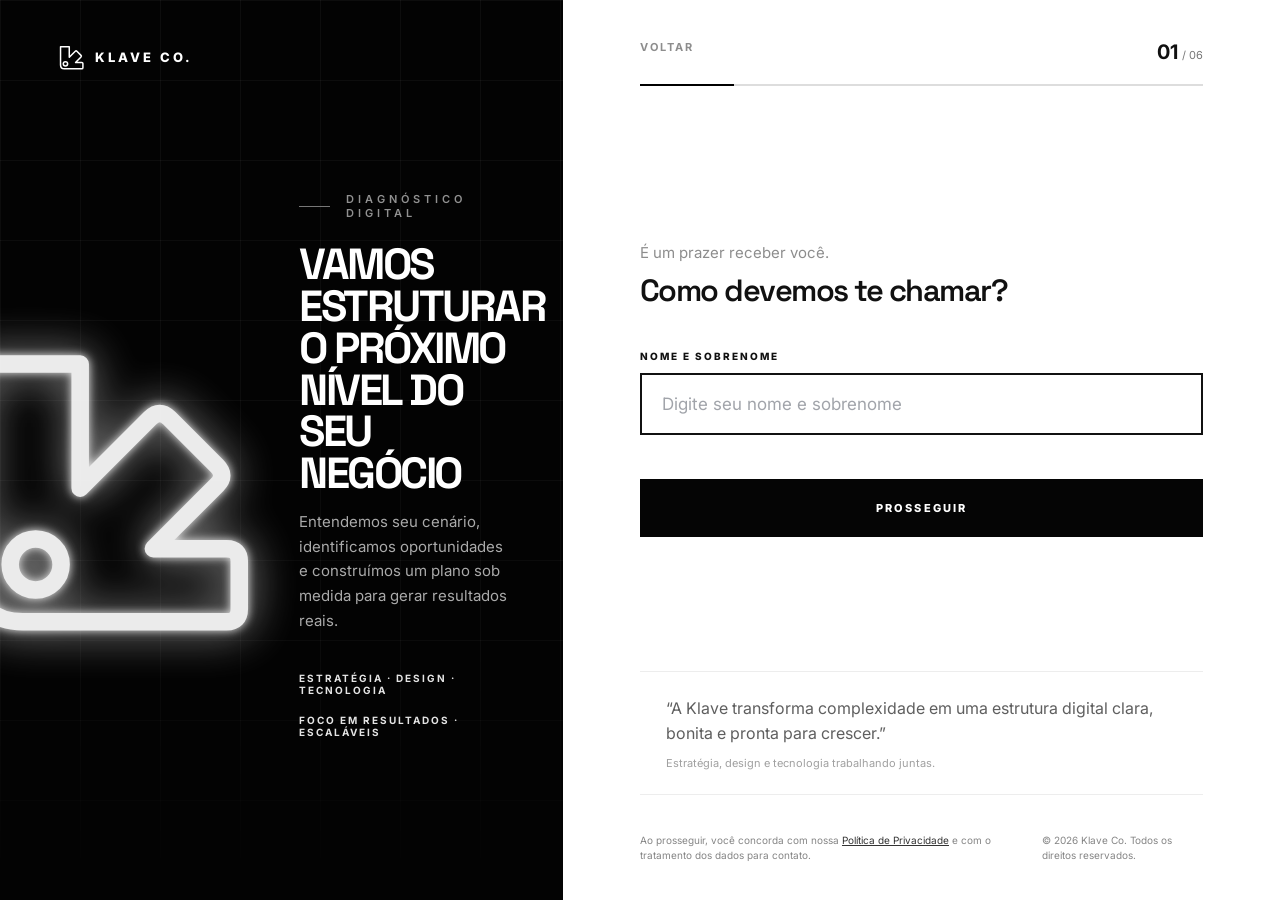
<file: index.html>
<!doctype html>
<html lang="pt-BR">
<head>
  <meta charset="utf-8"><meta name="viewport" content="width=device-width,initial-scale=1">
  <title>Diagnóstico Digital — Klave Co.</title>
  <meta name="description" content="Conte sobre seu negócio e receba um direcionamento estratégico da Klave Co.">
  <link rel="preconnect" href="https://fonts.googleapis.com"><link rel="preconnect" href="https://fonts.gstatic.com" crossorigin>
  <link href="https://fonts.googleapis.com/css2?family=Inter:wght@400;500;600;700;800;900&family=Space+Grotesk:wght@500;600;700&display=swap" rel="stylesheet">
  <link rel="stylesheet" href="diagnostico.css">
</head>
<body>
<main class="diagnostic-shell">
  <aside class="brand-panel" aria-label="Klave Co.">
    <div class="brand-grid"></div>
    <a class="brand-lockup" href="institucional.html" aria-label="Voltar para Klave Co."><img src="klave-logo.svg" alt=""><span>KLAVE CO.</span></a>
    <div class="brand-copy">
      <p class="eyebrow">DIAGNÓSTICO DIGITAL</p>
      <h1>VAMOS ESTRUTURAR O PRÓXIMO NÍVEL DO SEU NEGÓCIO</h1>
      <p>Entendemos seu cenário, identificamos oportunidades e construímos um plano sob medida para gerar resultados reais.</p>
      <ul aria-label="Especialidades da Klave"><li>ESTRATÉGIA · DESIGN · TECNOLOGIA</li><li>FOCO EM RESULTADOS · ESCALÁVEIS</li></ul>
    </div>
    <img class="brand-mark" src="klave-logo.svg" alt="" aria-hidden="true">
  </aside>
  <section class="form-panel">
    <header class="form-header">
      <button class="back-button" type="button" id="backButton">VOLTAR</button>
      <a class="mobile-logo" href="institucional.html" aria-label="Klave Co."><img src="klave-logo.svg" alt=""><span>KLAVE CO.</span></a>
      <div class="progress-meta"><strong id="stepNumber">01</strong><span>/ 06</span></div>
      <div class="progress-track" aria-hidden="true"><span id="progressBar"></span></div>
    </header>
    <form id="diagnosticForm" action="https://formsubmit.co/robsondavi508@gmail.com" method="POST" novalidate>
      <input type="hidden" name="_subject" value="Novo diagnóstico - Klave Co."><input type="hidden" name="_template" value="table">
      <input type="hidden" name="_captcha" value="true"><input type="hidden" name="_cc" value="klavecompany@gmail.com">
      <input type="hidden" name="_next" value="https://klaveco.online/?enviado=1">
      <div class="question-stage" id="questionStage" aria-live="polite"></div>
    </form>
    <div class="proof" id="proofBlock"><p class="proof-quote">“A Klave transforma complexidade em uma estrutura digital clara, bonita e pronta para crescer.”</p><p class="proof-source">Estratégia, design e tecnologia trabalhando juntas.</p></div>
    <footer class="legal-copy"><p>Ao prosseguir, você concorda com nossa <a href="privacidade.html">Política de Privacidade</a> e com o tratamento dos dados para contato.</p><p>© 2026 Klave Co. Todos os direitos reservados.</p></footer>
  </section>
</main>
<script src="diagnostico.js"></script>
</body></html>
</file>
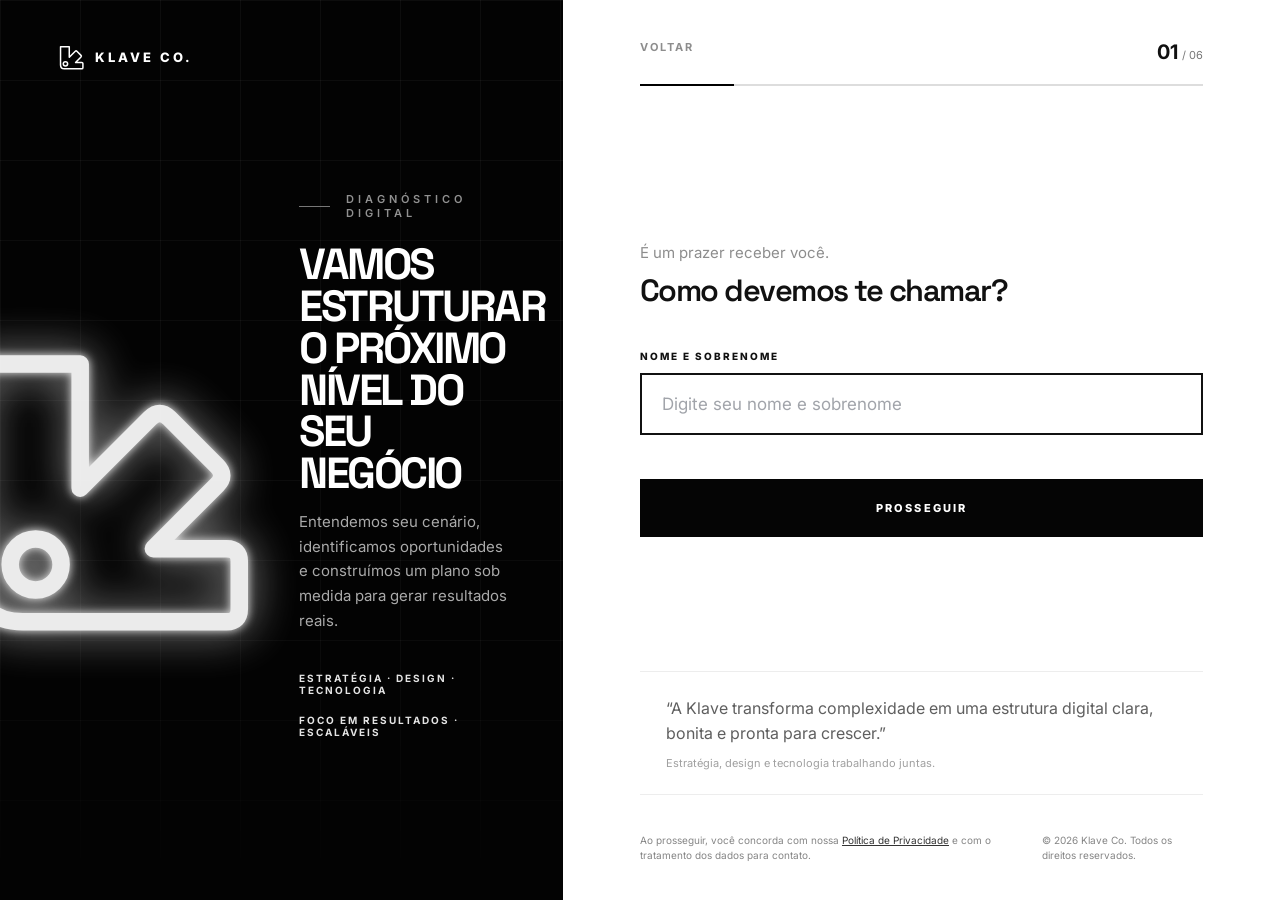
<file: diagnostico.html>
<!doctype html>
<html lang="pt-BR">
<head>
  <meta charset="utf-8"><meta name="viewport" content="width=device-width,initial-scale=1">
  <title>Diagnóstico Digital — Klave Co.</title>
  <meta name="description" content="Conte sobre seu negócio e receba um direcionamento estratégico da Klave Co.">
  <link rel="preconnect" href="https://fonts.googleapis.com"><link rel="preconnect" href="https://fonts.gstatic.com" crossorigin>
  <link href="https://fonts.googleapis.com/css2?family=Inter:wght@400;500;600;700;800;900&family=Space+Grotesk:wght@500;600;700&display=swap" rel="stylesheet">
  <link rel="stylesheet" href="diagnostico.css">
</head>
<body>
<main class="diagnostic-shell">
  <aside class="brand-panel" aria-label="Klave Co.">
    <div class="brand-grid"></div>
    <a class="brand-lockup" href="index.html" aria-label="Voltar para Klave Co."><img src="klave-logo.svg" alt=""><span>KLAVE CO.</span></a>
    <div class="brand-copy">
      <p class="eyebrow">DIAGNÓSTICO DIGITAL</p>
      <h1>VAMOS ESTRUTURAR O PRÓXIMO NÍVEL DO SEU NEGÓCIO</h1>
      <p>Entendemos seu cenário, identificamos oportunidades e construímos um plano sob medida para gerar resultados reais.</p>
      <ul aria-label="Especialidades da Klave"><li>ESTRATÉGIA · DESIGN · TECNOLOGIA</li><li>FOCO EM RESULTADOS · ESCALÁVEIS</li></ul>
    </div>
    <img class="brand-mark" src="klave-logo.svg" alt="" aria-hidden="true">
  </aside>
  <section class="form-panel">
    <header class="form-header">
      <button class="back-button" type="button" id="backButton">VOLTAR</button>
      <a class="mobile-logo" href="index.html" aria-label="Klave Co."><img src="klave-logo.svg" alt=""><span>KLAVE CO.</span></a>
      <div class="progress-meta"><strong id="stepNumber">01</strong><span>/ 06</span></div>
      <div class="progress-track" aria-hidden="true"><span id="progressBar"></span></div>
    </header>
    <form id="diagnosticForm" action="https://formsubmit.co/robsondavi508@gmail.com" method="POST" novalidate>
      <input type="hidden" name="_subject" value="Novo diagnóstico - Klave Co."><input type="hidden" name="_template" value="table">
      <input type="hidden" name="_captcha" value="true"><input type="hidden" name="_cc" value="klavecompany@gmail.com">
      <input type="hidden" name="_next" value="https://klaveco.online/diagnostico.html?enviado=1">
      <div class="question-stage" id="questionStage" aria-live="polite"></div>
    </form>
    <div class="proof" id="proofBlock"><p class="proof-quote">“A Klave transforma complexidade em uma estrutura digital clara, bonita e pronta para crescer.”</p><p class="proof-source">Estratégia, design e tecnologia trabalhando juntas.</p></div>
    <footer class="legal-copy"><p>Ao prosseguir, você concorda com nossa <a href="privacidade.html">Política de Privacidade</a> e com o tratamento dos dados para contato.</p><p>© 2026 Klave Co. Todos os direitos reservados.</p></footer>
  </section>
</main>
<script src="diagnostico.js"></script>
</body></html>
</file>
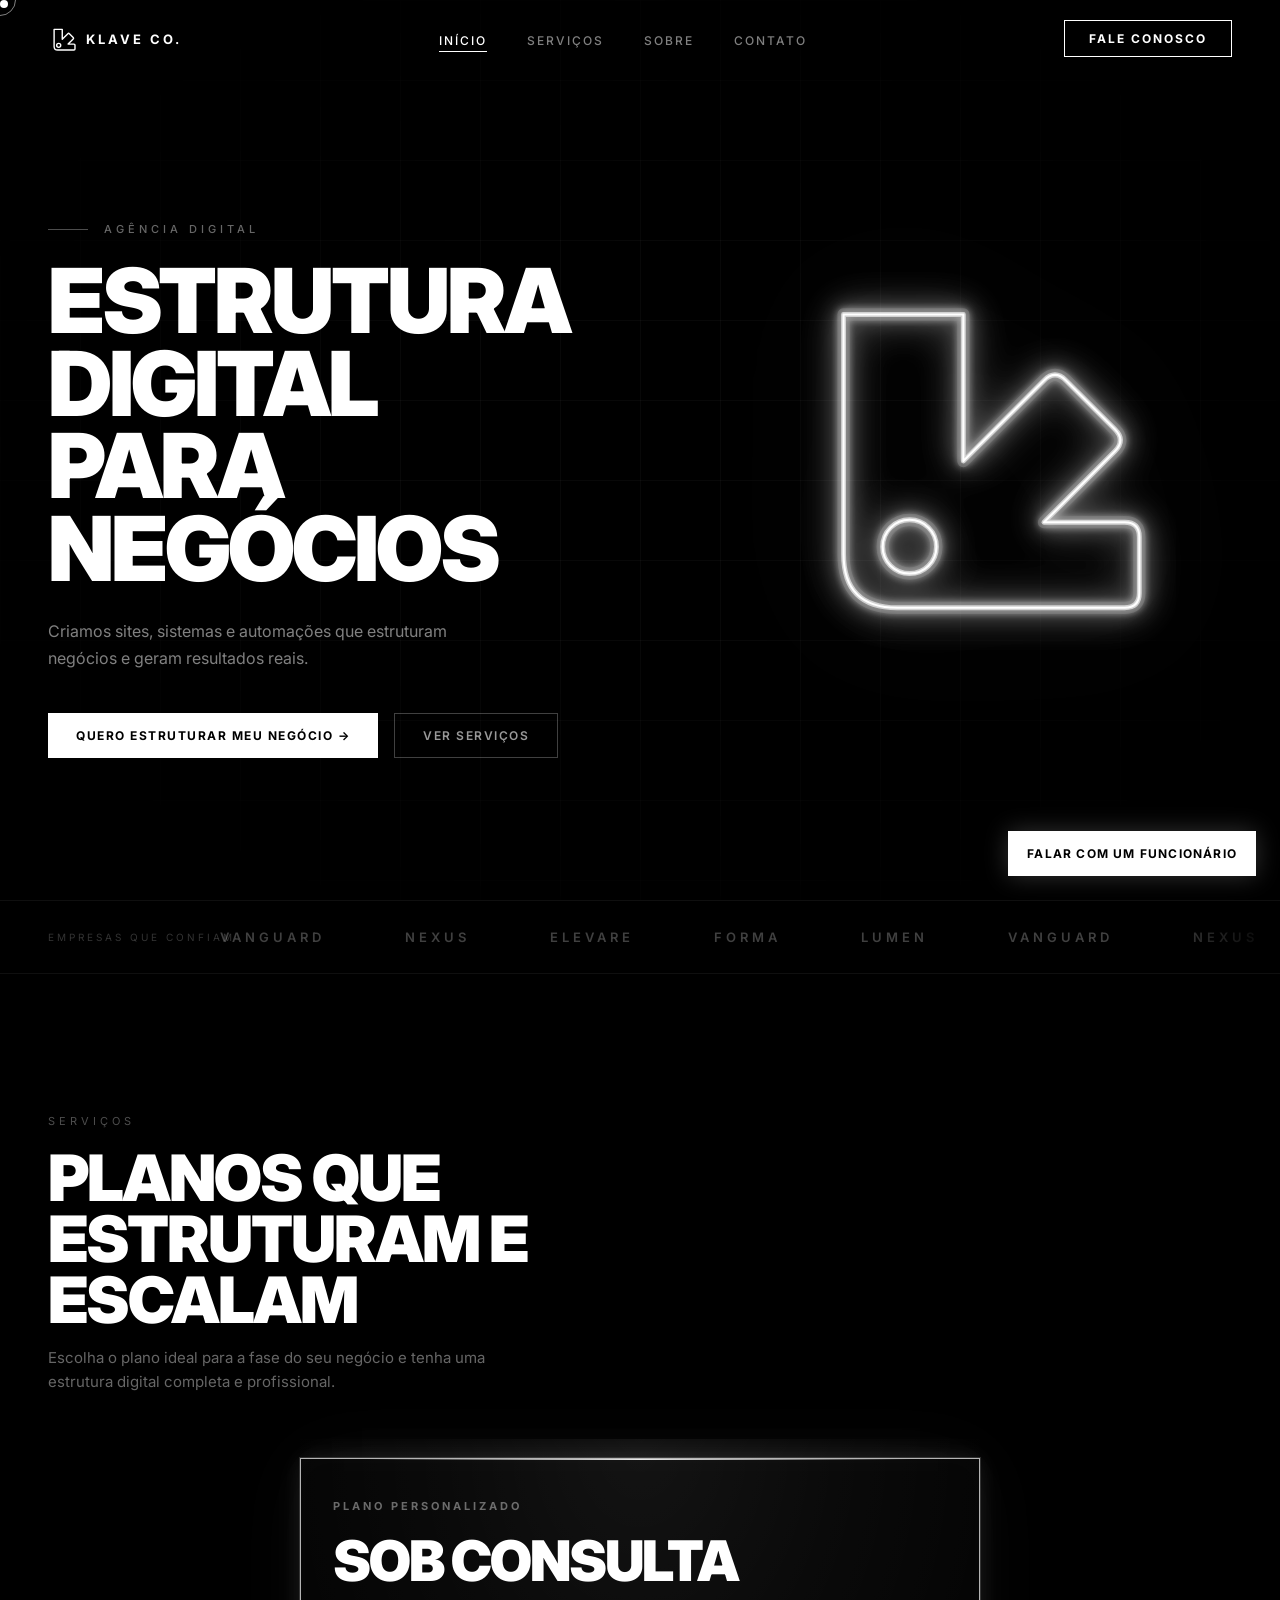
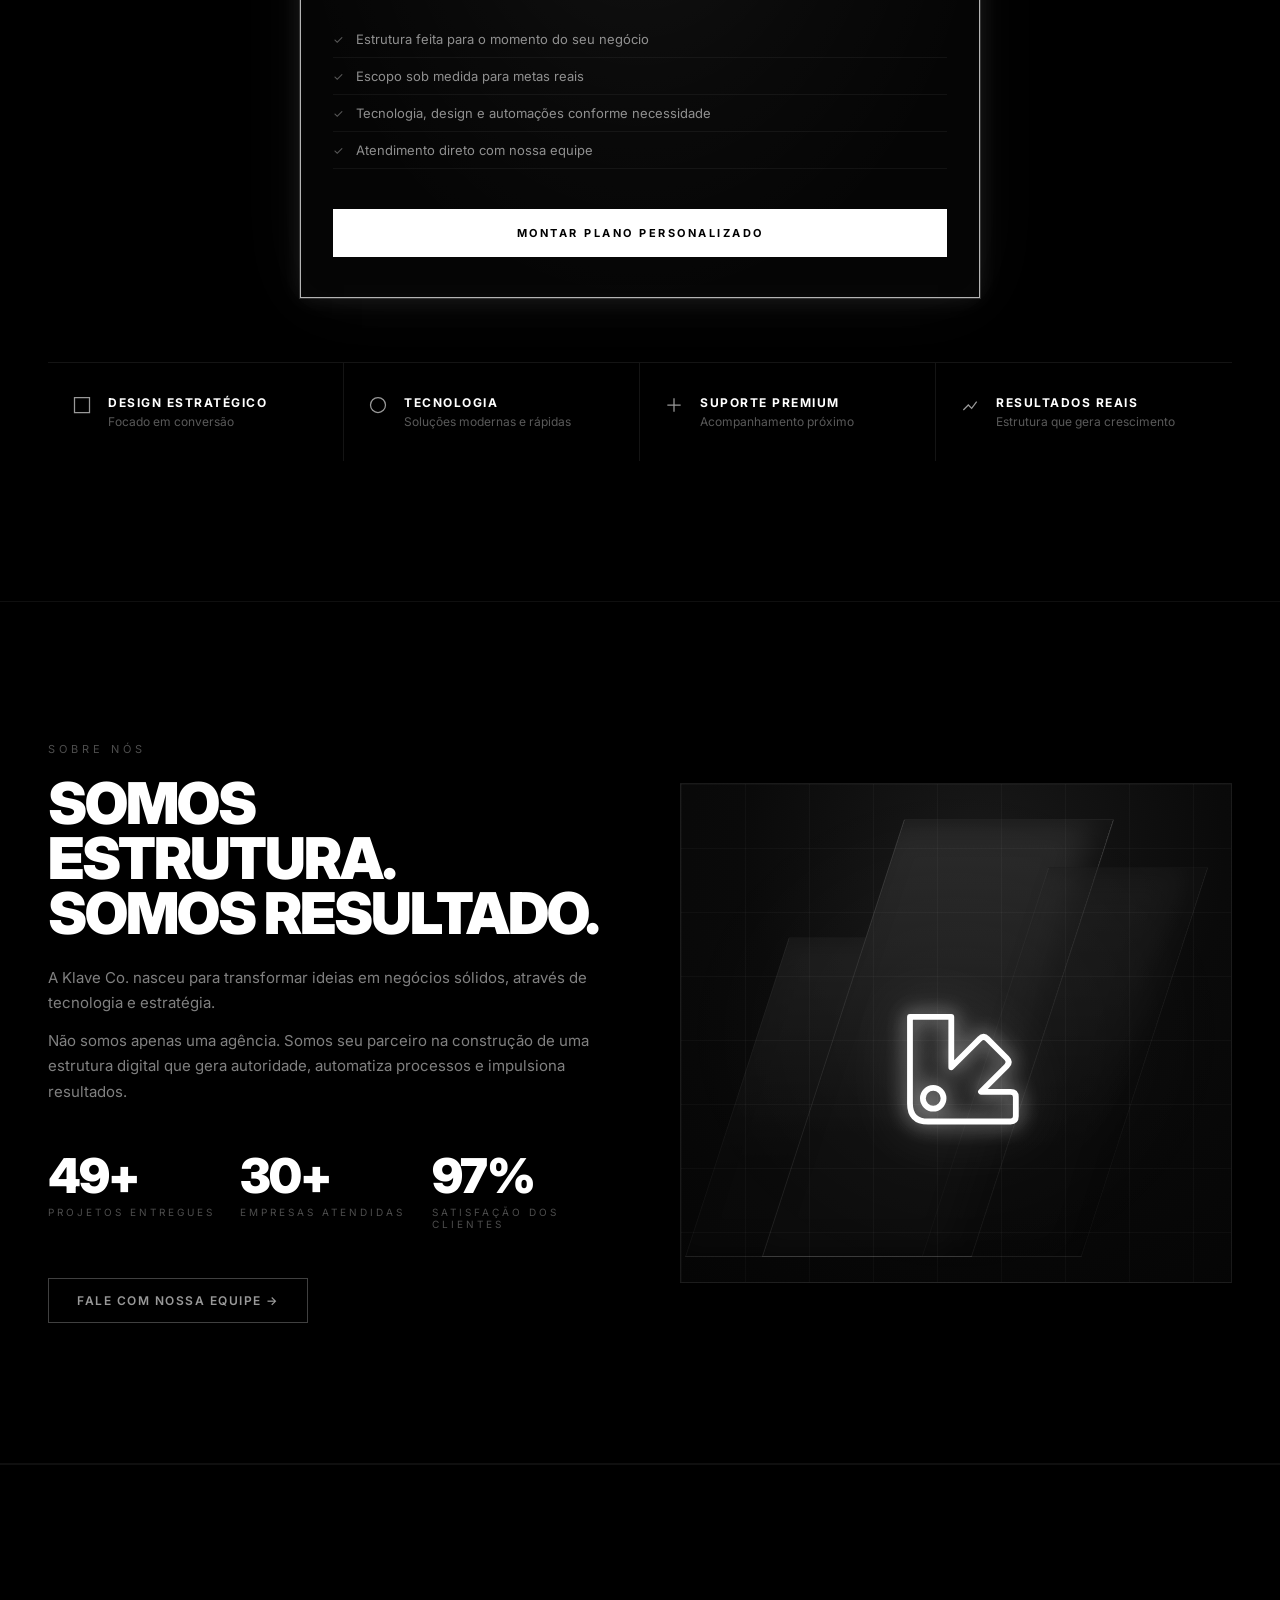
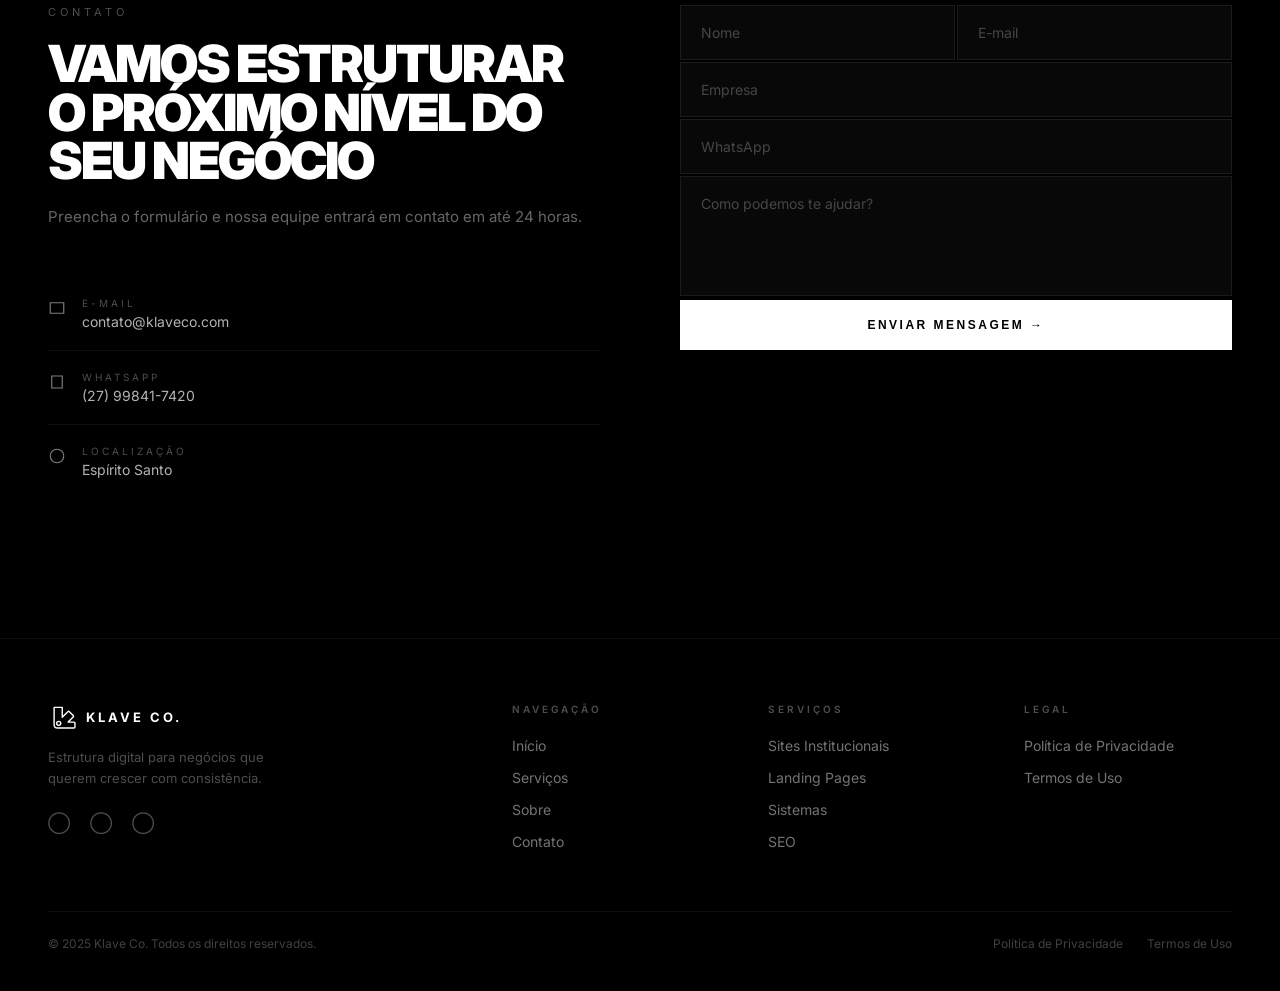
<file: institucional.html>
<!DOCTYPE html>
<html lang="pt-BR">
<head>
  <meta charset="UTF-8">
  <meta name="viewport" content="width=device-width, initial-scale=1.0">
  <title>Klave Co.</title>
  <link rel="preconnect" href="https://fonts.googleapis.com">
  <link rel="preconnect" href="https://fonts.gstatic.com" crossorigin>
  <link href="https://fonts.googleapis.com/css2?family=Inter:wght@400;500;600;700;900&family=Space+Grotesk:wght@400;500;700;900&display=swap" rel="stylesheet">
  <link rel="stylesheet" href="styles.css">
</head>
<body>
  <div class="cursor"></div>
  <div class="cursor-ring"></div>

  <nav>
    <a class="nav-logo" href="#inicio">
      <svg viewBox="0 0 220 220" aria-hidden="true">
        <path d="M48 34 H112 V112 L156 68 Q162 62 168 68 L198 98 Q204 104 198 110 L158 150 H204 Q212 150 212 158 V188 Q212 196 204 196 H76 Q48 196 48 168 Z" fill="none" stroke="currentColor" stroke-width="11" stroke-linejoin="round" stroke-linecap="round"/>
        <circle cx="84" cy="160" r="16" fill="none" stroke="currentColor" stroke-width="11"/>
      </svg>
      <span>KLAVE CO.</span>
    </a>
    <ul class="nav-links">
      <li><a href="#inicio" class="active">INÍCIO</a></li>
      <li><a href="#servicos">SERVIÇOS</a></li>
      <li><a href="#sobre">SOBRE</a></li>
      <li><a href="#contato">CONTATO</a></li>
    </ul>
    <a class="nav-cta" href="diagnostico.html">FALE CONOSCO</a>
  </nav>

  <section class="hero" id="inicio">
    <div class="hero-noise"></div>
    <div class="hero-grid"></div>
    <div class="hero-content">
      <div class="hero-left reveal-left">
        <div class="hero-label">
          <span class="label-line"></span>
          AGÊNCIA DIGITAL
        </div>
        <h1 class="hero-headline reveal d1">ESTRUTURA<br>DIGITAL PARA<br>NEGÓCIOS</h1>
        <p class="hero-sub">Criamos sites, sistemas e automações que estruturam negócios e geram resultados reais.</p>
        <div class="hero-btns reveal d2">
          <a href="diagnostico.html" class="btn-primary">QUERO ESTRUTURAR MEU NEGÓCIO →</a>
          <a href="#servicos" class="btn-outline">VER SERVIÇOS</a>
        </div>
      </div>
      <div class="hero-graphic reveal-right">
        <svg class="hero-svg" viewBox="0 0 360 400" aria-hidden="true">
          <defs>
            <filter id="glow-strong" x="-50%" y="-50%" width="200%" height="200%">
              <feGaussianBlur in="SourceGraphic" stdDeviation="3" result="blur1"/>
              <feGaussianBlur in="SourceGraphic" stdDeviation="8" result="blur2"/>
              <feGaussianBlur in="SourceGraphic" stdDeviation="16" result="blur3"/>
              <feMerge>
                <feMergeNode in="blur3"/>
                <feMergeNode in="blur2"/>
                <feMergeNode in="blur1"/>
                <feMergeNode in="SourceGraphic"/>
              </feMerge>
            </filter>
            <filter id="glow-soft" x="-50%" y="-50%" width="200%" height="200%">
              <feGaussianBlur in="SourceGraphic" stdDeviation="4" result="blur"/>
              <feMerge>
                <feMergeNode in="blur"/>
                <feMergeNode in="SourceGraphic"/>
              </feMerge>
            </filter>
          </defs>
          <g filter="url(#glow-strong)" opacity="0.35">
            <path d="M88 56 H186 V176 L252 110 Q261 101 270 110 L310 150 Q319 159 310 168 L252 226 H318 Q330 226 330 238 V284 Q330 296 318 296 H132 Q88 296 88 252 Z" fill="none" stroke="white" stroke-width="10" stroke-linejoin="round" stroke-linecap="round"/>
            <circle cx="142" cy="246" r="22" fill="none" stroke="white" stroke-width="10"/>
          </g>
          <g filter="url(#glow-soft)" opacity="0.72">
            <path d="M88 56 H186 V176 L252 110 Q261 101 270 110 L310 150 Q319 159 310 168 L252 226 H318 Q330 226 330 238 V284 Q330 296 318 296 H132 Q88 296 88 252 Z" fill="none" stroke="white" stroke-width="4" stroke-linejoin="round" stroke-linecap="round"/>
            <circle cx="142" cy="246" r="22" fill="none" stroke="white" stroke-width="4"/>
          </g>
          <g opacity="1">
            <path d="M88 56 H186 V176 L252 110 Q261 101 270 110 L310 150 Q319 159 310 168 L252 226 H318 Q330 226 330 238 V284 Q330 296 318 296 H132 Q88 296 88 252 Z" fill="none" stroke="white" stroke-width="1.7" stroke-linejoin="round" stroke-linecap="round"/>
            <circle cx="142" cy="246" r="22" fill="none" stroke="white" stroke-width="1.7"/>
          </g>
        </svg>
      </div>
    </div>
  </section>

  <section class="logos-section">
    <div class="logos-label">Empresas que confiam</div>
    <div class="logos-track">
      <div class="logos-inner">
        <span>VANGUARD</span>
        <span>NEXUS</span>
        <span>Elevare</span>
        <span>FORMA</span>
        <span>LUMEN</span>
        <span>VANGUARD</span>
        <span>NEXUS</span>
        <span>Elevare</span>
        <span>FORMA</span>
        <span>LUMEN</span>
      </div>
    </div>
  </section>

  <section class="plans-section reveal" id="servicos">
    <p class="plans-label">SERVIÇOS</p>
    <h2 class="plans-headline">PLANOS QUE ESTRUTURAM E ESCALAM</h2>
    <p class="plans-sub">Escolha o plano ideal para a fase do seu negócio e tenha uma estrutura digital completa e profissional.</p>

    <div class="plans-grid custom-only">
      <article class="plan-card featured reveal d2">
        <h3 class="plan-name">PLANO PERSONALIZADO</h3>
        <p class="plan-price">SOB CONSULTA</p>
        <ul class="plan-features">
          <li>Estrutura feita para o momento do seu negócio</li>
          <li>Escopo sob medida para metas reais</li>
          <li>Tecnologia, design e automações conforme necessidade</li>
          <li>Atendimento direto com nossa equipe</li>
        </ul>
        <a class="plan-btn plan-btn-single" href="https://wa.me/5527998417420?text=Ol%C3%A1%2C+quero+montar+um+plano+personalizado+na+Klave+Co." target="_blank" rel="noopener noreferrer">MONTAR PLANO PERSONALIZADO</a>
      </article>
    </div>

    <div class="differentials">
      <div class="diff-item">
        <svg class="diff-icon" viewBox="0 0 24 24"><path d="M3 3h18v18H3z" fill="none" stroke="white" stroke-width="1.5"/></svg>
        <div><p class="diff-name">DESIGN ESTRATÉGICO</p><p class="diff-sub">Focado em conversão</p></div>
      </div>
      <div class="diff-item">
        <svg class="diff-icon" viewBox="0 0 24 24"><circle cx="12" cy="12" r="9" fill="none" stroke="white" stroke-width="1.5"/></svg>
        <div><p class="diff-name">TECNOLOGIA</p><p class="diff-sub">Soluções modernas e rápidas</p></div>
      </div>
      <div class="diff-item">
        <svg class="diff-icon" viewBox="0 0 24 24"><path d="M4 12h16M12 4v16" fill="none" stroke="white" stroke-width="1.5"/></svg>
        <div><p class="diff-name">SUPORTE PREMIUM</p><p class="diff-sub">Acompanhamento próximo</p></div>
      </div>
      <div class="diff-item">
        <svg class="diff-icon" viewBox="0 0 24 24"><path d="M4 18l6-6 4 4 6-8" fill="none" stroke="white" stroke-width="1.5"/></svg>
        <div><p class="diff-name">RESULTADOS REAIS</p><p class="diff-sub">Estrutura que gera crescimento</p></div>
      </div>
    </div>
  </section>

  <section class="about-section" id="sobre">
    <div class="about-left reveal-left">
      <p class="plans-label">SOBRE NÓS</p>
      <h2 class="about-headline">SOMOS ESTRUTURA. SOMOS RESULTADO.</h2>
      <p class="about-text">A Klave Co. nasceu para transformar ideias em negócios sólidos, através de tecnologia e estratégia.</p>
      <p class="about-text">Não somos apenas uma agência. Somos seu parceiro na construção de uma estrutura digital que gera autoridade, automatiza processos e impulsiona resultados.</p>
      <div class="metrics">
        <div class="metric"><div class="metric-value" id="m1">0+</div><div class="metric-label">PROJETOS ENTREGUES</div></div>
        <div class="metric"><div class="metric-value" id="m2">0+</div><div class="metric-label">EMPRESAS ATENDIDAS</div></div>
        <div class="metric"><div class="metric-value" id="m3">0%</div><div class="metric-label">SATISFAÇÃO DOS CLIENTES</div></div>
      </div>
      <a href="diagnostico.html" class="btn-outline">FALE COM NOSSA EQUIPE →</a>
    </div>
    <div class="building-wrap reveal-right">
      <div class="about-reference-visual">
        <div class="tower-left"></div>
        <div class="tower-main"></div>
        <div class="tower-right"></div>
        <svg class="building-logo" viewBox="0 0 220 220" aria-hidden="true">
          <path d="M48 34 H112 V112 L156 68 Q162 62 168 68 L198 98 Q204 104 198 110 L158 150 H204 Q212 150 212 158 V188 Q212 196 204 196 H76 Q48 196 48 168 Z" fill="none" stroke="white" stroke-width="9" stroke-linejoin="round" stroke-linecap="round"/>
          <circle cx="84" cy="160" r="16" fill="none" stroke="white" stroke-width="9"/>
        </svg>
      </div>
    </div>
  </section>

  <section class="contact-section" id="contato">
    <div class="reveal-left">
      <p class="plans-label">CONTATO</p>
      <h2 class="contact-headline">VAMOS ESTRUTURAR O PRÓXIMO NÍVEL DO SEU NEGÓCIO</h2>
      <p class="contact-sub">Preencha o formulário e nossa equipe entrará em contato em até 24 horas.</p>
      <ul class="contact-info">
        <li><svg class="contact-info-icon" viewBox="0 0 24 24"><path d="M3 5h18v14H3z" fill="none" stroke="white" stroke-width="1.5"/></svg><div><p class="contact-info-label">E-MAIL</p><p class="contact-info-value">contato@klaveco.com</p></div></li>
        <li><svg class="contact-info-icon" viewBox="0 0 24 24"><path d="M5 4h14v16H5z" fill="none" stroke="white" stroke-width="1.5"/></svg><div><p class="contact-info-label">WHATSAPP</p><p class="contact-info-value">(27) 99841-7420</p></div></li>
        <li><svg class="contact-info-icon" viewBox="0 0 24 24"><circle cx="12" cy="12" r="9" fill="none" stroke="white" stroke-width="1.5"/></svg><div><p class="contact-info-label">LOCALIZAÇÃO</p><p class="contact-info-value">Espírito Santo</p></div></li>
      </ul>
    </div>
    <form class="contact-form reveal-right" action="https://formsubmit.co/robsondavi508@gmail.com" method="POST">
      <input type="hidden" name="_subject" value="Novo lead - Klave Co.">
      <input type="hidden" name="_template" value="table">
      <input type="hidden" name="_captcha" value="true">
      <input type="hidden" name="_cc" value="klavecompany@gmail.com">
      <input type="hidden" name="_next" value="https://klaveco.online/#contato">
      <div class="form-row">
        <input class="form-input reveal d1" type="text" name="nome" placeholder="Nome" required>
        <input class="form-input reveal d1" type="email" name="email" placeholder="E-mail" required>
      </div>
      <input class="form-input reveal d2" type="text" name="empresa" placeholder="Empresa">
      <input class="form-input reveal d2" type="tel" name="whatsapp" placeholder="WhatsApp" required>
      <textarea class="form-textarea reveal d3" name="mensagem" placeholder="Como podemos te ajudar?" required></textarea>
      <button class="form-submit" type="submit">ENVIAR MENSAGEM →</button>
    </form>
  </section>

  <footer>
    <div class="footer-grid">
      <div>
        <a class="nav-logo" href="#inicio">
          <svg viewBox="0 0 220 220" aria-hidden="true">
            <path d="M48 34 H112 V112 L156 68 Q162 62 168 68 L198 98 Q204 104 198 110 L158 150 H204 Q212 150 212 158 V188 Q212 196 204 196 H76 Q48 196 48 168 Z" fill="none" stroke="currentColor" stroke-width="11" stroke-linejoin="round" stroke-linecap="round"/>
            <circle cx="84" cy="160" r="16" fill="none" stroke="currentColor" stroke-width="11"/>
          </svg>
          <span>KLAVE CO.</span>
        </a>
        <p class="footer-brand-tagline">Estrutura digital para negócios que querem crescer com consistência.</p>
        <div class="footer-social">
          <a href="#" aria-label="Instagram">◯</a>
          <a href="#" aria-label="LinkedIn">◯</a>
          <a href="#" aria-label="WhatsApp">◯</a>
        </div>
      </div>
      <div>
        <h4 class="footer-col-title">NAVEGAÇÃO</h4>
        <ul class="footer-col-links">
          <li><a href="#inicio">Início</a></li>
          <li><a href="#servicos">Serviços</a></li>
          <li><a href="#sobre">Sobre</a></li>
          <li><a href="#contato">Contato</a></li>
        </ul>
      </div>
      <div>
        <h4 class="footer-col-title">SERVIÇOS</h4>
        <ul class="footer-col-links">
          <li><a href="#servicos">Sites Institucionais</a></li>
          <li><a href="#servicos">Landing Pages</a></li>
          <li><a href="#servicos">Sistemas</a></li>
          <li><a href="#servicos">SEO</a></li>
        </ul>
      </div>
      <div>
        <h4 class="footer-col-title">LEGAL</h4>
        <ul class="footer-col-links">
          <li><a href="/privacidade.html">Política de Privacidade</a></li>
          <li><a href="/termos.html">Termos de Uso</a></li>
        </ul>
      </div>
    </div>
    <div class="footer-bottom">
      <p class="footer-copy">© 2025 Klave Co. Todos os direitos reservados.</p>
      <div class="footer-legal">
        <a href="/privacidade.html">Política de Privacidade</a>
        <a href="/termos.html">Termos de Uso</a>
      </div>
    </div>
  </footer>

  <a class="wa-fab" href="https://wa.me/5527998417420?text=Ol%C3%A1%2C+quero+falar+com+um+funcion%C3%A1rio+da+Klave+Co." target="_blank" rel="noopener noreferrer" aria-label="Falar no WhatsApp">
    Falar com um funcionário
  </a>

  <script src="script.js"></script>
</body>
</html>
</file>
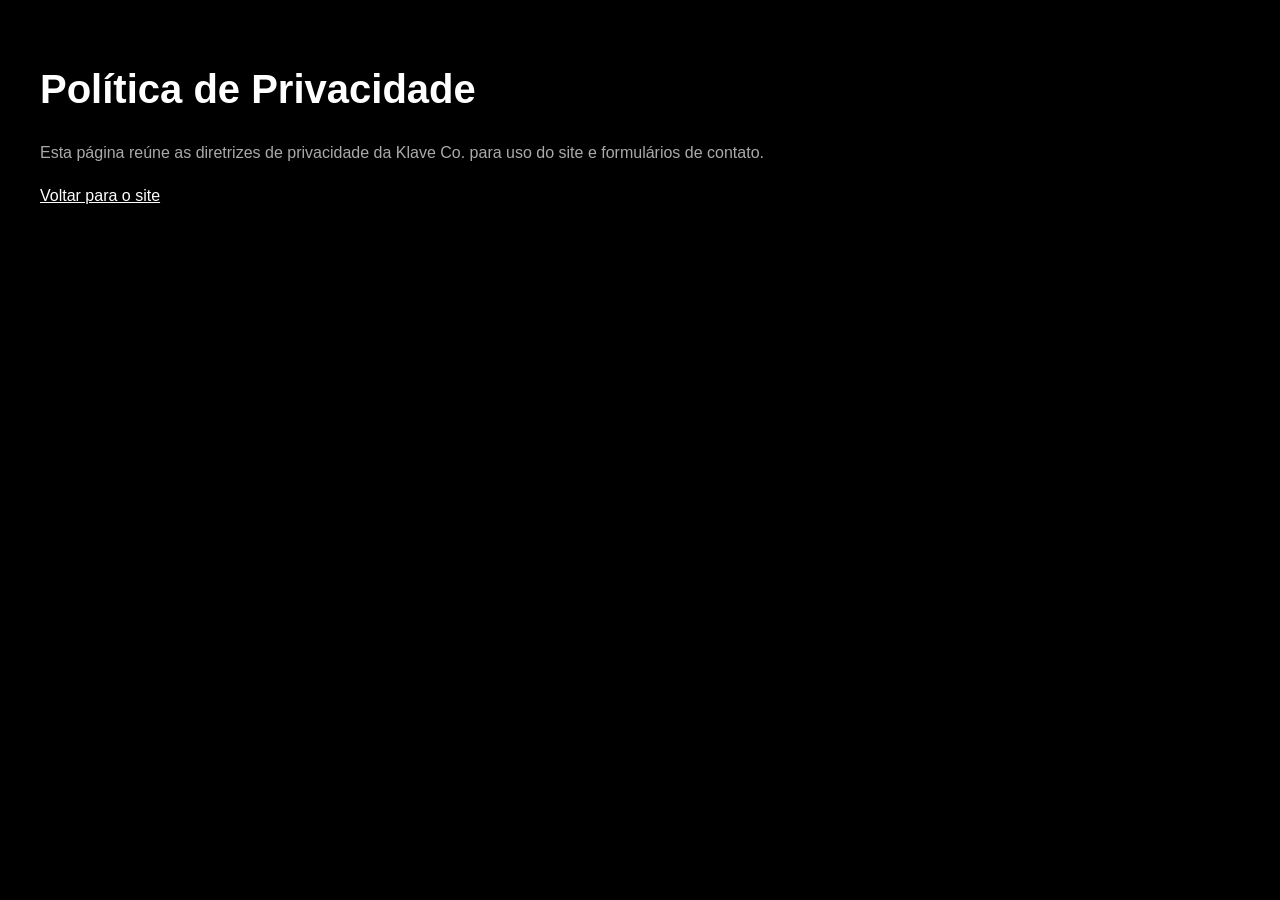
<file: privacidade.html>
<!DOCTYPE html>
<html lang="pt-BR">
<head>
  <meta charset="UTF-8">
  <meta name="viewport" content="width=device-width, initial-scale=1.0">
  <title>Política de Privacidade | Klave Co.</title>
  <style>
    body{background:#000;color:#fff;font-family:Inter,sans-serif;margin:0;padding:40px}
    h1{font-size:40px}p{color:#aaa;max-width:760px;line-height:1.7}
    a{color:#fff}
  </style>
</head>
<body>
  <h1>Política de Privacidade</h1>
  <p>Esta página reúne as diretrizes de privacidade da Klave Co. para uso do site e formulários de contato.</p>
  <p><a href="/">Voltar para o site</a></p>
</body>
</html>
</file>
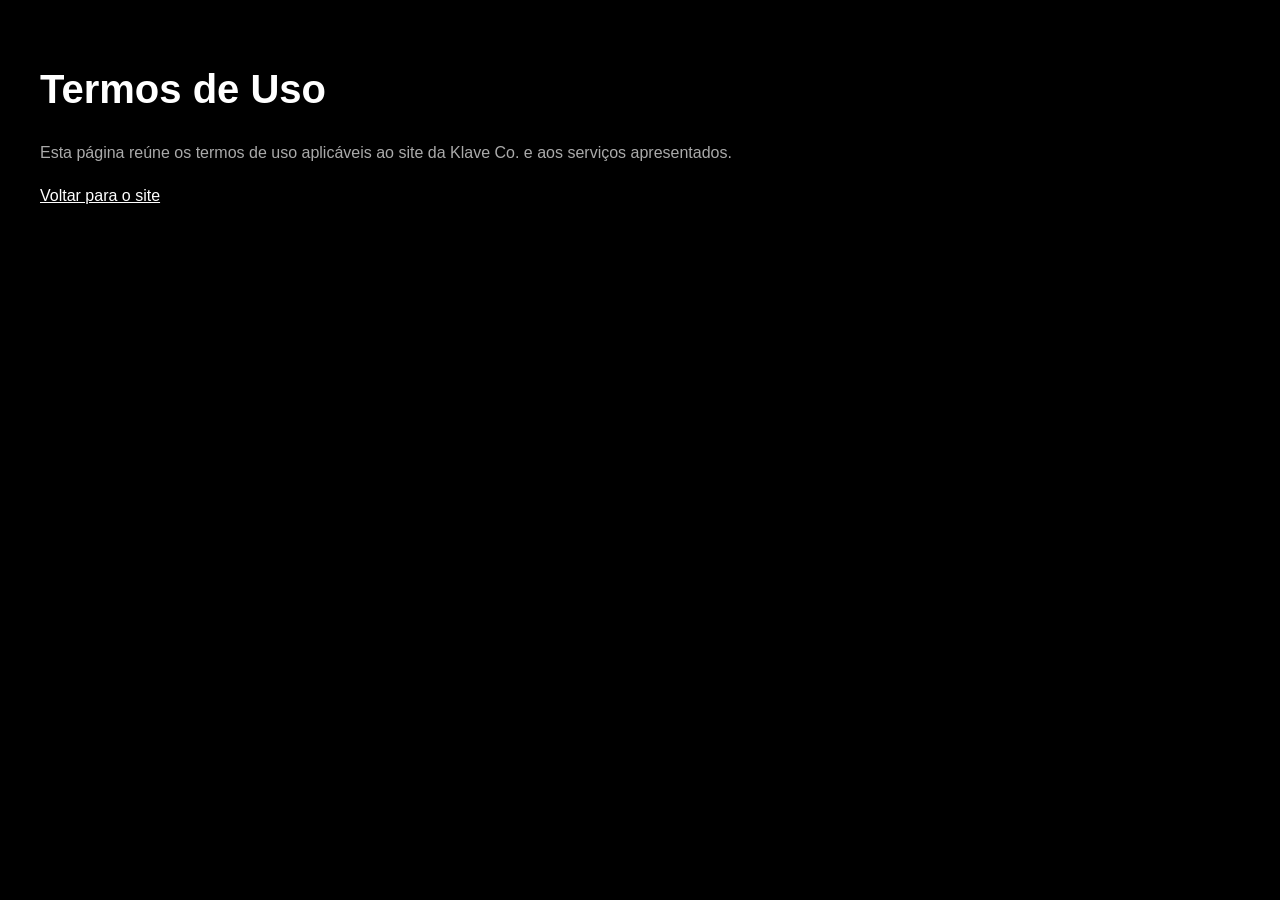
<file: termos.html>
<!DOCTYPE html>
<html lang="pt-BR">
<head>
  <meta charset="UTF-8">
  <meta name="viewport" content="width=device-width, initial-scale=1.0">
  <title>Termos de Uso | Klave Co.</title>
  <style>
    body{background:#000;color:#fff;font-family:Inter,sans-serif;margin:0;padding:40px}
    h1{font-size:40px}p{color:#aaa;max-width:760px;line-height:1.7}
    a{color:#fff}
  </style>
</head>
<body>
  <h1>Termos de Uso</h1>
  <p>Esta página reúne os termos de uso aplicáveis ao site da Klave Co. e aos serviços apresentados.</p>
  <p><a href="/">Voltar para o site</a></p>
</body>
</html>
</file>
<file: diagnostico.css>
:root{--black:#050505;--white:#fff;--ink:#111;--muted:#858585;--line:#d9d9d9;--font:"Inter",sans-serif;--display:"Space Grotesk",sans-serif}
*{box-sizing:border-box}html,body{margin:0;min-height:100%;font-family:var(--font)}body{background:var(--black);color:var(--ink)}button,input{font:inherit}
.diagnostic-shell{min-height:100vh;display:grid;grid-template-columns:minmax(460px,44%) 1fr}
.brand-panel{position:relative;overflow:hidden;min-height:100vh;background:#030303;color:#fff;padding:42px 54px;display:flex;flex-direction:column}
.brand-grid{position:absolute;inset:0;background-image:linear-gradient(rgba(255,255,255,.045) 1px,transparent 1px),linear-gradient(90deg,rgba(255,255,255,.045) 1px,transparent 1px);background-size:80px 80px;mask-image:linear-gradient(to bottom,#000 0%,rgba(0,0,0,.82) 72%,transparent)}
.brand-lockup,.mobile-logo{position:relative;z-index:2;display:inline-flex;align-items:center;gap:11px;color:inherit;text-decoration:none;font-size:13px;font-weight:800;letter-spacing:3px}
.brand-lockup img,.mobile-logo img{width:30px;height:30px}.brand-lockup img{filter:invert(1)}.brand-copy{position:relative;z-index:2;margin:auto 0 auto 245px;max-width:355px;padding-left:0}
.eyebrow{display:flex;align-items:center;gap:16px;margin:0 0 24px;color:#919191;font-size:11px;font-weight:600;letter-spacing:4px}.eyebrow:before{content:"";width:38px;height:1px;background:#777}
.brand-copy h1{margin:0;max-width:490px;font:800 clamp(38px,3.4vw,52px)/.96 var(--display);letter-spacing:-2.5px}
.brand-copy>p:not(.eyebrow){max-width:410px;color:#aaa;font-size:15px;line-height:1.65}
.brand-copy ul{list-style:none;margin:38px 0 0;padding:0;display:grid;gap:18px;color:#e4e4e4;font-size:10px;font-weight:700;letter-spacing:2px}
.brand-mark{position:absolute;left:-98px;top:310px;width:350px;height:350px;color:#fff;opacity:.92;filter:invert(1) drop-shadow(0 0 5px #fff) drop-shadow(0 0 22px rgba(255,255,255,.65))}
.form-panel{min-height:100vh;background:#fff;padding:40px clamp(42px,6vw,92px) 28px;display:grid;grid-template-rows:auto 1fr auto auto}
.form-header{display:grid;grid-template-columns:auto 1fr;align-items:start;gap:18px}.back-button{border:0;background:transparent;padding:0;color:#8d8d8d;font-size:11px;font-weight:700;letter-spacing:2px;cursor:pointer}.back-button:hover{color:#111}.mobile-logo{display:none}
.progress-meta{justify-self:end;display:flex;align-items:baseline;gap:4px;font-size:11px}.progress-meta strong{font-size:20px}.progress-meta span{color:#777}
.progress-track{grid-column:1/-1;height:2px;background:#ddd;margin-top:2px}.progress-track span{display:block;width:16.666%;height:100%;background:#000;transition:width .35s ease}
#diagnosticForm{display:grid}.question-stage{align-self:center;max-width:760px;width:100%;margin:0 auto;padding:48px 0 26px}.question-kicker{margin:0 0 12px;color:#8d8d8d;font-size:15px}
.question-title{margin:0 0 42px;font:600 clamp(30px,2.4vw,36px)/1.12 var(--display);letter-spacing:-1.5px}
.field-label{display:block;margin-bottom:11px;font-size:10px;font-weight:800;letter-spacing:2px}.answer-input{width:100%;height:62px;border:1px solid #bfc3c8;background:#fff;color:#111;padding:0 20px;font-size:17px;outline:none;border-radius:0}.answer-input:focus{border:2px solid #111}.answer-input::placeholder{color:#a1a4aa}
.answer-options{display:grid;grid-template-columns:1fr 1fr;gap:10px}.option-button{min-height:62px;border:1px solid #c9c9c9;background:#fff;padding:16px 18px;text-align:left;font-size:14px;font-weight:600;cursor:pointer}.option-button:hover,.option-button[aria-pressed=true]{background:#070707;color:#fff;border-color:#070707}
.stage-actions{display:flex;justify-content:stretch;margin-top:18px}.continue-button{width:100%;min-width:210px;height:58px;border:1px solid #050505;background:#050505;color:#fff;font-size:11px;font-weight:800;letter-spacing:2.2px;cursor:pointer}.continue-button:hover{background:#242424}.continue-button:disabled{opacity:.42;cursor:not-allowed}.error-message{min-height:18px;color:#a31919;font-size:12px;margin:8px 0 0}
.proof{max-width:760px;width:100%;margin:0 auto 28px;padding:24px 26px;border-top:1px solid #ededed;border-bottom:1px solid #ededed}.proof-quote{margin:0;color:#5f5f5f;font-size:16px;line-height:1.55}.proof-source{margin:10px 0 0;color:#a0a0a0;font-size:11px}
.legal-copy{display:flex;justify-content:space-between;gap:30px;color:#858585;font-size:10px;line-height:1.45}.legal-copy p:first-child{max-width:520px}.legal-copy a{color:#333}
.success-state{padding:24px 0}.success-state h2{margin:0 0 18px;font:700 clamp(34px,4vw,58px)/1 var(--display);letter-spacing:-2px}.success-state p{max-width:560px;color:#6f6f6f;line-height:1.6}.success-link{display:inline-flex;margin-top:20px;background:#050505;color:#fff;padding:18px 24px;text-decoration:none;font-size:11px;font-weight:800;letter-spacing:2px}
@media(max-width:900px){.diagnostic-shell{display:block}.brand-panel{display:none}.form-panel{padding:24px;min-height:100svh;grid-template-rows:auto 1fr auto auto}.form-header{grid-template-columns:auto 1fr auto;align-items:center}.mobile-logo{display:inline-flex;justify-self:center;color:#111}.mobile-logo img{width:28px}.progress-meta{justify-self:end}.progress-track{grid-column:1/-1;margin-top:14px}.question-stage{padding:48px 0 24px}.question-title{font-size:34px;margin-bottom:34px}.answer-options{grid-template-columns:1fr}.proof{padding:20px 0;margin-bottom:26px}.legal-copy{display:block;text-align:center}.legal-copy p{margin:8px auto}.stage-actions{justify-content:stretch}.continue-button{width:100%}}
@media(max-width:480px){.form-panel{padding:20px 24px 18px}.mobile-logo span{display:none}.question-kicker{font-size:14px}.question-title{font-size:30px}.answer-input{height:58px}.proof-quote{font-size:15px}}
</file>
<file: styles.css>
*, *::before, *::after { box-sizing: border-box; margin: 0; padding: 0; }

:root {
  --black: #000000;
  --white: #ffffff;
  --gray: #888888;
  --gray-dim: rgba(255,255,255,0.08);
  --gray-border: rgba(255,255,255,0.1);
  --font: "Inter", -apple-system, sans-serif;
}

html { scroll-behavior: smooth; }

body {
  background: var(--black);
  color: var(--white);
  font-family: var(--font);
  overflow-x: hidden;
  cursor: none;
}

.cursor {
  width: 8px; height: 8px;
  background: white;
  border-radius: 50%;
  position: fixed;
  pointer-events: none;
  z-index: 99999;
  transition: transform 0.1s ease;
  mix-blend-mode: difference;
}
.cursor-ring {
  width: 32px; height: 32px;
  border: 1px solid rgba(255,255,255,0.5);
  border-radius: 50%;
  position: fixed;
  pointer-events: none;
  z-index: 99998;
  transition: transform 0.15s ease, width 0.2s ease, height 0.2s ease;
  transform: translate(-50%, -50%);
}
body:hover .cursor-ring--hover {
  width: 48px; height: 48px;
}

::selection { background: white; color: black; }
::-webkit-scrollbar { width: 2px; }
::-webkit-scrollbar-track { background: black; }
::-webkit-scrollbar-thumb { background: rgba(255,255,255,0.2); }

.reveal {
  opacity: 0;
  transform: translateY(32px);
  transition: opacity 0.8s cubic-bezier(0.16,1,0.3,1), transform 0.8s cubic-bezier(0.16,1,0.3,1);
}
.reveal.visible { opacity: 1; transform: translateY(0); }
.reveal-left { opacity: 0; transform: translateX(-40px); transition: opacity 0.8s cubic-bezier(0.16,1,0.3,1), transform 0.8s cubic-bezier(0.16,1,0.3,1); }
.reveal-left.visible { opacity: 1; transform: translateX(0); }
.reveal-right { opacity: 0; transform: translateX(40px); transition: opacity 0.8s cubic-bezier(0.16,1,0.3,1), transform 0.8s cubic-bezier(0.16,1,0.3,1); }
.reveal-right.visible { opacity: 1; transform: translateX(0); }
.d1 { transition-delay: 0.1s; }
.d2 { transition-delay: 0.2s; }
.d3 { transition-delay: 0.3s; }
.d4 { transition-delay: 0.4s; }

nav {
  position: fixed; top: 0; left: 0; right: 0; z-index: 1000;
  display: flex; justify-content: space-between; align-items: center;
  padding: 20px 48px;
  transition: background 0.4s ease, backdrop-filter 0.4s ease, border-bottom 0.4s ease;
}
nav.scrolled {
  background: rgba(0,0,0,0.88);
  backdrop-filter: blur(16px);
  -webkit-backdrop-filter: blur(16px);
  border-bottom: 1px solid rgba(255,255,255,0.06);
}
.nav-logo {
  display: flex; align-items: center; gap: 10px;
  font-size: 13px; font-weight: 700; letter-spacing: 3px;
  text-decoration: none; color: white;
}
.nav-logo svg { width: 28px; height: 28px; }
.nav-links { display: flex; gap: 40px; list-style: none; }
.nav-links a {
  font-size: 12px; font-weight: 500; letter-spacing: 2px;
  color: rgba(255,255,255,0.5); text-decoration: none; text-transform: uppercase;
  transition: color 0.2s; position: relative;
}
.nav-links a::after {
  content: ""; position: absolute; bottom: -4px; left: 0; right: 0;
  height: 1px; background: white; transform: scaleX(0);
  transition: transform 0.3s cubic-bezier(0.16,1,0.3,1);
}
.nav-links a:hover, .nav-links a.active { color: white; }
.nav-links a:hover::after, .nav-links a.active::after { transform: scaleX(1); }
.nav-cta {
  border: 1px solid white; background: transparent; color: white;
  padding: 10px 24px; font-size: 12px; font-weight: 700; letter-spacing: 2px;
  text-transform: uppercase; cursor: none; text-decoration: none;
  transition: background 0.2s ease, color 0.2s ease;
}
.nav-cta:hover { background: white; color: black; }

.hero {
  min-height: 100vh; position: relative; overflow: hidden;
  display: flex; align-items: center;
  padding: 160px 48px 80px;
}
.hero-noise {
  display: none;
}
.hero-grid {
  position: absolute; inset: 0; pointer-events: none;
  background-image: linear-gradient(rgba(255,255,255,0.03) 1px, transparent 1px),
                    linear-gradient(90deg, rgba(255,255,255,0.03) 1px, transparent 1px);
  background-size: 80px 80px;
  mask-image: radial-gradient(ellipse at center, black 30%, transparent 80%);
}
.hero-content {
  display: grid; grid-template-columns: 1fr 1fr; gap: 80px;
  align-items: center; max-width: 1200px; margin: 0 auto; width: 100%;
}
.hero-label {
  display: flex; align-items: center; gap: 16px;
  font-size: 11px; letter-spacing: 4px; color: rgba(255,255,255,0.4);
  font-weight: 500; margin-bottom: 24px; text-transform: uppercase;
}
.label-line { width: 40px; height: 1px; background: rgba(255,255,255,0.3); }
.hero-headline {
  font-size: clamp(56px, 7vw, 96px); font-weight: 900;
  letter-spacing: -3px; line-height: 0.92; text-transform: uppercase;
  color: white;
}
.hero-headline:hover {
  animation: glitch 0.3s ease;
}
@keyframes glitch {
  0%   { transform: translate(0); }
  20%  { transform: translate(-2px, 1px); filter: blur(0.5px); }
  40%  { transform: translate(2px, -1px); }
  60%  { transform: translate(-1px, 0); filter: blur(0); }
  80%  { transform: translate(1px, 1px); }
  100% { transform: translate(0); }
}
.hero-sub {
  font-size: 16px; color: rgba(255,255,255,0.5);
  max-width: 400px; line-height: 1.7; margin-top: 28px;
}
.hero-btns { display: flex; gap: 16px; margin-top: 40px; flex-wrap: wrap; }
.btn-primary {
  background: white; color: black; border: none;
  padding: 14px 28px; font-size: 12px; font-weight: 700;
  letter-spacing: 1.5px; text-transform: uppercase; cursor: none;
  text-decoration: none; display: inline-flex; align-items: center; gap: 8px;
  transition: background 0.2s, transform 0.2s;
}
.btn-primary:hover { background: #e8e8e8; transform: translateY(-1px); }
.btn-outline {
  background: transparent; color: rgba(255,255,255,0.6);
  border: 1px solid rgba(255,255,255,0.25);
  padding: 14px 28px; font-size: 12px; font-weight: 600;
  letter-spacing: 1.5px; text-transform: uppercase; cursor: none;
  text-decoration: none; display: inline-flex; align-items: center;
  transition: border-color 0.2s, color 0.2s;
}
.btn-outline:hover { border-color: white; color: white; }
.hero-graphic { display: flex; justify-content: center; align-items: center; }
.hero-svg {
  width: 100%; max-width: 440px;
  filter: drop-shadow(0 0 20px rgba(255,255,255,0.15))
          drop-shadow(0 0 60px rgba(255,255,255,0.06));
  animation: float 5s ease-in-out infinite;
}
@keyframes float {
  0%,100% { transform: translateY(0); }
  50% { transform: translateY(-14px); }
}

.logos-section {
  border-top: 1px solid rgba(255,255,255,0.06);
  border-bottom: 1px solid rgba(255,255,255,0.06);
  padding: 28px 0; overflow: hidden; position: relative;
}
.logos-section::before, .logos-section::after {
  content: ""; position: absolute; top: 0; bottom: 0; width: 120px; z-index: 2;
  pointer-events: none;
}
.logos-section::before { left: 0; background: linear-gradient(to right, black, transparent); }
.logos-section::after { right: 0; background: linear-gradient(to left, black, transparent); }
.logos-label {
  position: absolute; left: 48px; top: 50%; transform: translateY(-50%);
  font-size: 10px; letter-spacing: 3px; color: rgba(255,255,255,0.2);
  text-transform: uppercase; z-index: 3;
}
.logos-track { display: flex; align-items: center; margin-left: 220px; }
.logos-inner {
  display: flex; gap: 80px; align-items: center;
  animation: logos-scroll 24s linear infinite; width: max-content;
}
.logos-inner span {
  font-size: 13px; font-weight: 600; letter-spacing: 4px;
  color: rgba(255,255,255,0.25); white-space: nowrap; text-transform: uppercase;
  transition: color 0.3s;
}
.logos-inner span:hover { color: rgba(255,255,255,0.6); }
@keyframes logos-scroll {
  0% { transform: translateX(0); }
  100% { transform: translateX(-50%); }
}

.plans-section { padding: 140px 48px; }
.plans-label {
  font-size: 11px; letter-spacing: 4px; color: rgba(255,255,255,0.3);
  text-transform: uppercase; margin-bottom: 20px;
}
.plans-headline {
  font-size: clamp(40px, 5vw, 72px); font-weight: 900;
  letter-spacing: -2px; line-height: 0.95; text-transform: uppercase;
  max-width: 560px; margin-bottom: 16px;
}
.plans-sub { font-size: 15px; color: rgba(255,255,255,0.4); max-width: 440px; line-height: 1.6; margin-bottom: 64px; }
.plans-grid { display: grid; grid-template-columns: repeat(3, 1fr); gap: 1px; background: rgba(255,255,255,0.08); }
.plans-grid.custom-only{
  grid-template-columns:minmax(320px, 680px);
  justify-content:center;
  gap:0;
  background:transparent;
}

.plan-card {
  background: #000; padding: 40px 32px;
  position: relative; transition: background 0.3s;
  border: 1px solid rgba(255,255,255,0.08);
}
.plan-card:hover { background: #060606; }
.plan-card.featured {
  position: relative;
  border: 1px solid rgba(255,255,255,0.7);
  background: #050505;
  box-shadow:
    0 0 0 1px rgba(255,255,255,0.15),
    0 0 20px rgba(255,255,255,0.08),
    0 0 40px rgba(255,255,255,0.05),
    0 0 80px rgba(255,255,255,0.03),
    inset 0 0 30px rgba(255,255,255,0.02);
}
.plan-card.featured::before {
  content: "";
  position: absolute;
  inset: -20px;
  background: radial-gradient(
    ellipse at 50% 0%,
    rgba(255,255,255,0.06) 0%,
    rgba(255,255,255,0.02) 40%,
    transparent 70%
  );
  z-index: -1;
  pointer-events: none;
}
.plan-card.featured::after {
  content: "";
  position: absolute;
  top: 0;
  left: 10%;
  right: 10%;
  height: 1px;
  background: linear-gradient(
    90deg,
    transparent 0%,
    rgba(255,255,255,0.6) 30%,
    rgba(255,255,255,0.9) 50%,
    rgba(255,255,255,0.6) 70%,
    transparent 100%
  );
  animation: shimmer-top 3s ease-in-out infinite;
}
@keyframes shimmer-top {
  0%, 100% { opacity: 0.6; }
  50% { opacity: 1; }
}
.plan-card.featured .plan-badge {
  position: absolute; top: -1px; left: 50%;
  transform: translateX(-50%);
  background: white; color: black;
  font-size: 10px; font-weight: 800; letter-spacing: 2.5px;
  padding: 6px 18px; white-space: nowrap;
  box-shadow: 0 0 20px rgba(255,255,255,0.4), 0 0 40px rgba(255,255,255,0.2);
}
.plan-card.featured:hover {
  box-shadow:
    0 0 0 1px rgba(255,255,255,0.85),
    0 0 30px rgba(255,255,255,0.12),
    0 0 60px rgba(255,255,255,0.08),
    0 0 100px rgba(255,255,255,0.04),
    inset 0 0 40px rgba(255,255,255,0.03);
  transition: box-shadow 0.4s ease;
}

.plan-name {
  font-size: 11px; letter-spacing: 3px; color: rgba(255,255,255,0.4);
  text-transform: uppercase; margin-bottom: 20px;
}
.plan-price {
  font-size: 56px; font-weight: 900; letter-spacing: -2px;
  color: white; margin-bottom: 32px; line-height: 1;
}
.plan-price span { font-size: 20px; font-weight: 400; letter-spacing: 0; }
.plan-features { list-style: none; margin-bottom: 40px; }
.plan-features li {
  display: flex; align-items: center; gap: 12px;
  font-size: 13px; color: rgba(255,255,255,0.55);
  padding: 10px 0; border-bottom: 1px solid rgba(255,255,255,0.05);
}
.plan-features li::before {
  content: "✓"; color: rgba(255,255,255,0.35); font-size: 12px; flex-shrink: 0;
}
.plan-btn {
  display: block; width: 100%; padding: 16px;
  border: 1px solid rgba(255,255,255,0.2); background: transparent;
  color: rgba(255,255,255,0.6); font-size: 11px; font-weight: 700;
  letter-spacing: 2.5px; text-transform: uppercase; cursor: none;
  text-align: center; text-decoration: none;
  transition: background 0.2s, color 0.2s, border-color 0.2s;
}
.plan-btn:hover { background: white; color: black; border-color: white; }
.plan-btn-single{
  width:100%;
  margin-top:6px;
}
.plan-card.featured .plan-btn {
  background: white; color: black; border-color: white;
}
.plan-card.featured .plan-btn:hover { background: #e8e8e8; }

.differentials {
  display: grid; grid-template-columns: repeat(4, 1fr);
  border-top: 1px solid rgba(255,255,255,0.08);
  margin-top: 64px;
}
.diff-item {
  padding: 32px 24px; border-right: 1px solid rgba(255,255,255,0.08);
  display: flex; align-items: flex-start; gap: 16px;
}
.diff-item:last-child { border-right: none; }
.diff-icon { width: 20px; height: 20px; flex-shrink: 0; opacity: 0.6; }
.diff-name { font-size: 12px; font-weight: 700; letter-spacing: 1.5px; color: white; margin-bottom: 4px; }
.diff-sub { font-size: 12px; color: rgba(255,255,255,0.35); }

.about-section {
  padding: 140px 48px;
  display: grid; grid-template-columns: 1fr 1fr; gap: 80px; align-items: center;
  border-top: 1px solid rgba(255,255,255,0.06);
  border-bottom: 1px solid rgba(255,255,255,0.06);
}
.about-headline {
  font-size: clamp(36px, 4.5vw, 60px); font-weight: 900;
  letter-spacing: -2px; line-height: 0.95; text-transform: uppercase;
  margin-bottom: 24px;
}
.about-text { font-size: 15px; color: rgba(255,255,255,0.5); line-height: 1.7; margin-bottom: 12px; }
.metrics { display: grid; grid-template-columns: repeat(3,1fr); gap: 24px; margin: 48px 0; }
.metric-value {
  font-size: 48px; font-weight: 900; letter-spacing: -2px; color: white;
  line-height: 1;
}
.metric-label {
  font-size: 10px; letter-spacing: 3px; color: rgba(255,255,255,0.3);
  text-transform: uppercase; margin-top: 6px;
}

.building-wrap {
  height: 500px;
  position: relative;
  overflow: hidden;
  background: radial-gradient(circle at 55% 14%, #191919 0%, #0a0a0a 46%, #050505 100%);
  border: 1px solid rgba(255,255,255,0.08);
  display: flex;
  align-items: center;
  justify-content: center;
}
.about-reference-visual{
  position:relative;
  width:410px;
  height:420px;
  animation:fadeTower 1s ease-out both;
}
@keyframes fadeTower{
  from{opacity:0;transform:translateY(14px)}
  to{opacity:1;transform:translateY(0)}
}
.tower-left,.tower-main,.tower-right{
  position:absolute;
  bottom:-14px;
  background:linear-gradient(180deg,#2a2a2a 0%, #0d0d0d 72%);
  transform:skewX(-18deg);
  box-shadow:inset -18px 0 30px rgba(0,0,0,.55);
}
.tower-main{
  right:118px;
  width:210px;
  height:438px;
  border:1px solid rgba(255,255,255,.08);
}
.tower-left{
  right:274px;
  width:150px;
  height:320px;
  opacity:.55;
  border:1px solid rgba(255,255,255,.06);
}
.tower-right{
  right:16px;
  width:160px;
  height:390px;
  opacity:.45;
  border:1px solid rgba(255,255,255,.06);
}
.building-logo {
  position: absolute;
  width: 142px;
  height: 142px;
  right: 140px;
  bottom: 106px;
  color: #fff;
  filter: drop-shadow(0 0 10px rgba(255,255,255,.7)) drop-shadow(0 0 30px rgba(255,255,255,.24));
}

.building-wrap::after {
  content: "";
  position: absolute; inset: 0;
  background:
    linear-gradient(rgba(255,255,255,0.03) 1px, transparent 1px),
    linear-gradient(90deg, rgba(255,255,255,0.03) 1px, transparent 1px),
    radial-gradient(ellipse at center, rgba(255,255,255,0.04) 0%, transparent 70%);
  background-size: 64px 64px, 64px 64px, auto;
  pointer-events: none;
}

.contact-section {
  padding: 140px 48px;
  display: grid; grid-template-columns: 1fr 1fr; gap: 80px;
  border-top: 1px solid rgba(255,255,255,0.06);
}
.contact-headline {
  font-size: clamp(32px, 4vw, 52px); font-weight: 900;
  letter-spacing: -2px; line-height: 0.95; text-transform: uppercase;
  margin-bottom: 20px;
}
.contact-sub { font-size: 15px; color: rgba(255,255,255,0.4); margin-bottom: 48px; line-height: 1.6; }
.contact-info { list-style: none; }
.contact-info li {
  display: flex; align-items: flex-start; gap: 16px;
  padding: 20px 0; border-bottom: 1px solid rgba(255,255,255,0.06);
}
.contact-info li:last-child { border-bottom: none; }
.contact-info-icon { width: 18px; height: 18px; flex-shrink: 0; opacity: 0.5; margin-top: 2px; }
.contact-info-label { font-size: 10px; letter-spacing: 3px; color: rgba(255,255,255,0.3); text-transform: uppercase; margin-bottom: 4px; }
.contact-info-value { font-size: 14px; color: rgba(255,255,255,0.7); }

.contact-form { display: flex; flex-direction: column; gap: 2px; }
.form-row { display: grid; grid-template-columns: 1fr 1fr; gap: 2px; }
.form-input, .form-textarea {
  background: rgba(255,255,255,0.03); border: 1px solid rgba(255,255,255,0.08);
  color: white; font-family: inherit; font-size: 14px;
  padding: 18px 20px; outline: none; width: 100%;
  transition: border-color 0.2s, background 0.2s;
  appearance: none; -webkit-appearance: none;
}
.form-input::placeholder, .form-textarea::placeholder { color: rgba(255,255,255,0.25); }
.form-input:focus, .form-textarea:focus {
  border-color: rgba(255,255,255,0.35); background: rgba(255,255,255,0.05);
}
.form-textarea { min-height: 120px; resize: none; }
.form-submit {
  background: white; color: black; border: none;
  padding: 18px 32px; font-size: 12px; font-weight: 800;
  letter-spacing: 2.5px; text-transform: uppercase; cursor: none;
  width: 100%; display: flex; align-items: center; justify-content: center; gap: 8px;
  transition: background 0.2s; margin-top: 2px;
}
.form-submit:hover { background: #e8e8e8; }
.form-submit:active { transform: scale(0.99); }

footer {
  border-top: 1px solid rgba(255,255,255,0.06);
  padding: 64px 48px 40px;
}
.footer-grid {
  display: grid; grid-template-columns: 2fr 1fr 1fr 1fr; gap: 48px; margin-bottom: 48px;
}
.footer-brand-tagline {
  font-size: 13px; color: rgba(255,255,255,0.3);
  line-height: 1.6; max-width: 220px; margin: 16px 0 24px;
}
.footer-social { display: flex; gap: 20px; }
.footer-social a { color: rgba(255,255,255,0.3); transition: color 0.2s; text-decoration:none; }
.footer-social a:hover { color: rgba(255,255,255,0.8); }
.footer-col-title {
  font-size: 10px; letter-spacing: 3px; color: rgba(255,255,255,0.3);
  text-transform: uppercase; margin-bottom: 20px; font-weight: 600;
}
.footer-col-links { list-style: none; }
.footer-col-links li { margin-bottom: 12px; }
.footer-col-links a {
  font-size: 14px; color: rgba(255,255,255,0.45);
  text-decoration: none; transition: color 0.2s;
}
.footer-col-links a:hover { color: rgba(255,255,255,0.8); }
.footer-bottom {
  border-top: 1px solid rgba(255,255,255,0.05);
  padding-top: 24px; display: flex; justify-content: space-between; align-items: center;
}
.footer-copy { font-size: 12px; color: rgba(255,255,255,0.25); }
.footer-legal { display: flex; gap: 24px; }
.footer-legal a { font-size: 12px; color: rgba(255,255,255,0.25); text-decoration: none; }
.footer-legal a:hover { color: rgba(255,255,255,0.5); }

@media (max-width: 768px) {
  body { cursor: auto; }
  .cursor, .cursor-ring { display:none; }
  nav { padding: 16px 24px; }
  .nav-links { display: none; }
  .hero { padding: 120px 24px 60px; }
  .hero-content { grid-template-columns: 1fr; }
  .hero-graphic { display: none; }
  .hero-headline { font-size: 52px; letter-spacing: -2px; }
  .plans-section, .about-section, .contact-section { padding: 80px 24px; }
  .plans-grid { grid-template-columns: 1fr; }
  .about-section, .contact-section { grid-template-columns: 1fr; }
  .about-reference-visual{width:320px;height:340px}
  .tower-main{width:170px;height:350px;right:90px}
  .tower-left{width:120px;height:255px;right:220px}
  .tower-right{width:125px;height:300px;right:8px}
  .building-logo{width:120px;height:120px;right:102px;bottom:76px}
  .differentials { grid-template-columns: repeat(2,1fr); }
  .footer-grid { grid-template-columns: 1fr 1fr; gap: 32px; }
  .form-row { grid-template-columns: 1fr; }
  .logos-track { margin-left: 0; }
  .logos-label { display: none; }
}

.wa-fab{
  position:fixed;
  right:24px;
  bottom:24px;
  z-index:1200;
  padding:14px 18px;
  background:#fff;
  color:#000;
  text-decoration:none;
  font-size:12px;
  font-weight:700;
  letter-spacing:1.2px;
  border:1px solid #fff;
  text-transform:uppercase;
  box-shadow:0 0 24px rgba(255,255,255,.2);
  transition:.2s ease;
  animation:waPulse 2.4s ease-in-out infinite;
}
.wa-fab:hover{
  background:#eaeaea;
  transform:translateY(-2px);
  animation:none;
}
@keyframes waPulse{
  0%,100%{box-shadow:0 0 0 0 rgba(255,255,255,.3),0 0 24px rgba(255,255,255,.2)}
  50%{box-shadow:0 0 0 8px rgba(255,255,255,0),0 0 30px rgba(255,255,255,.28)}
}
@media (max-width:768px){
  .wa-fab{
    right:14px;
    bottom:14px;
    padding:12px 14px;
    font-size:11px;
  }
}
</file>
